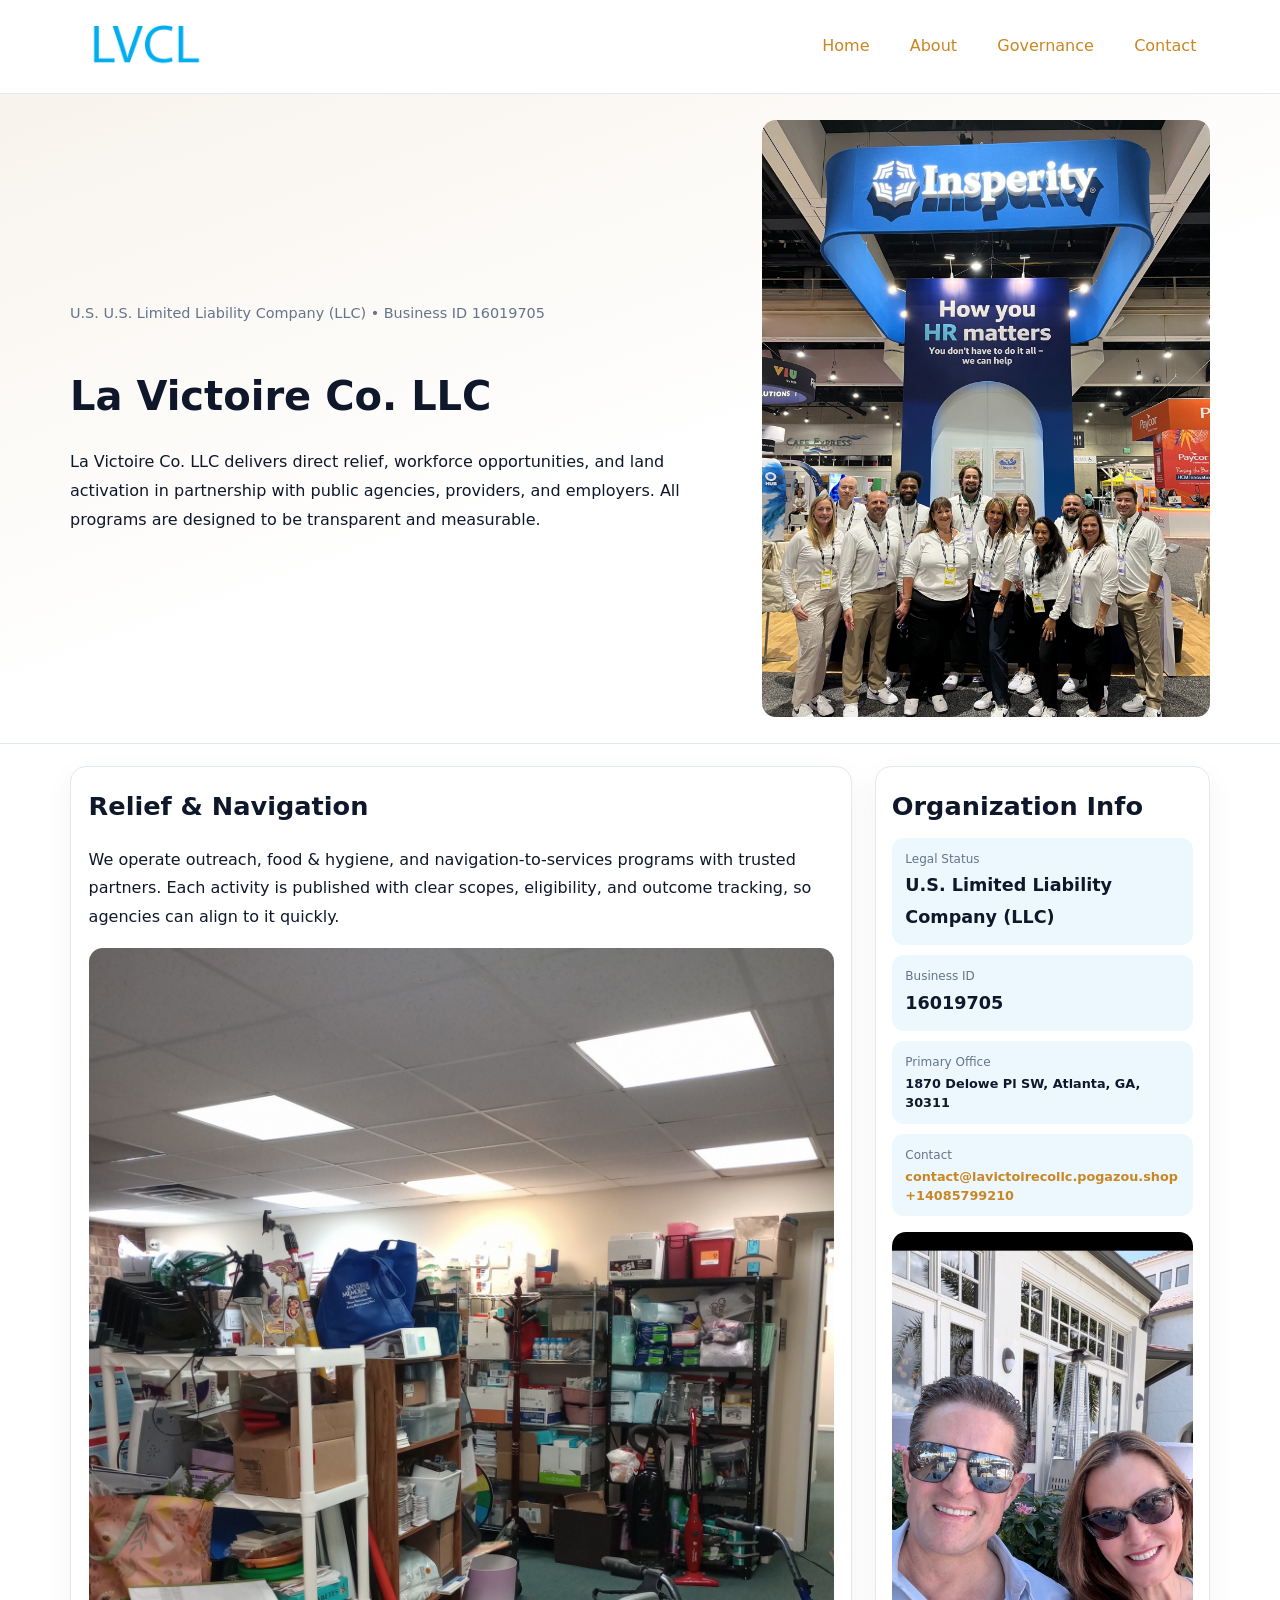
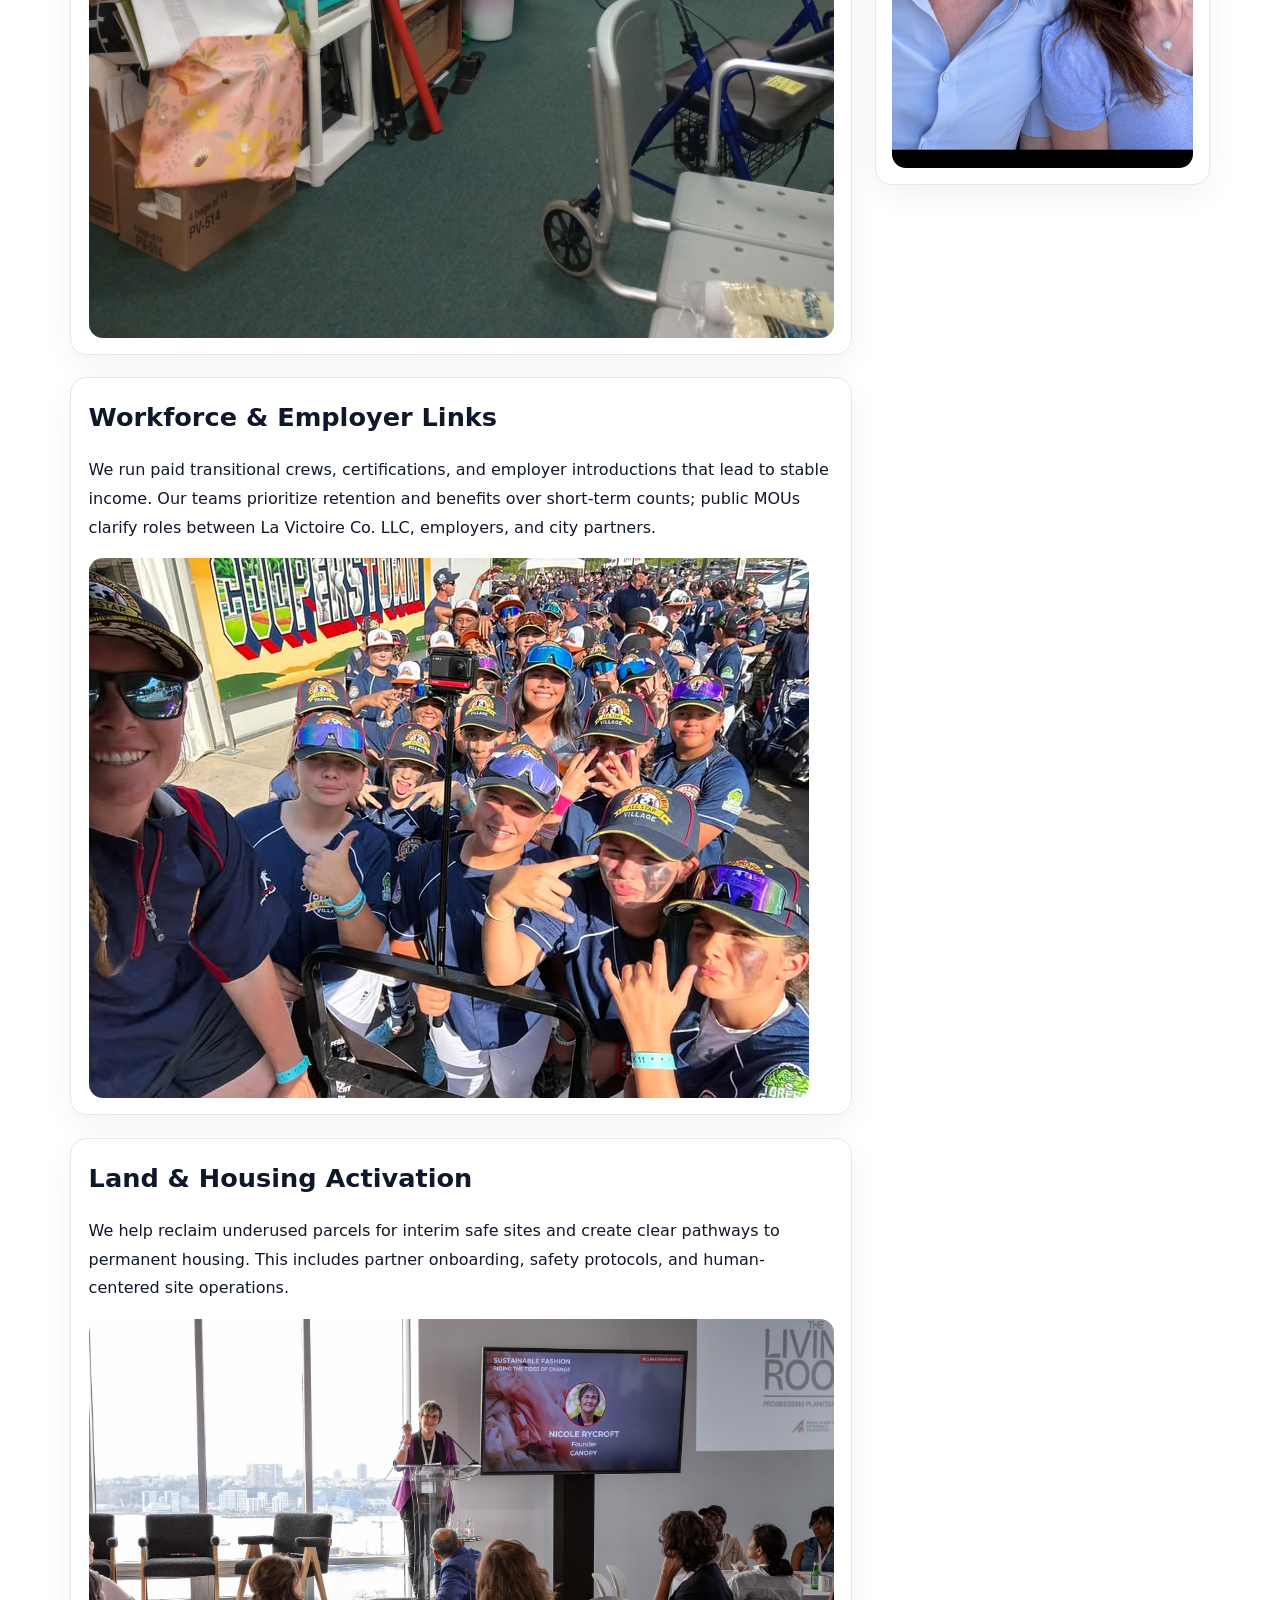
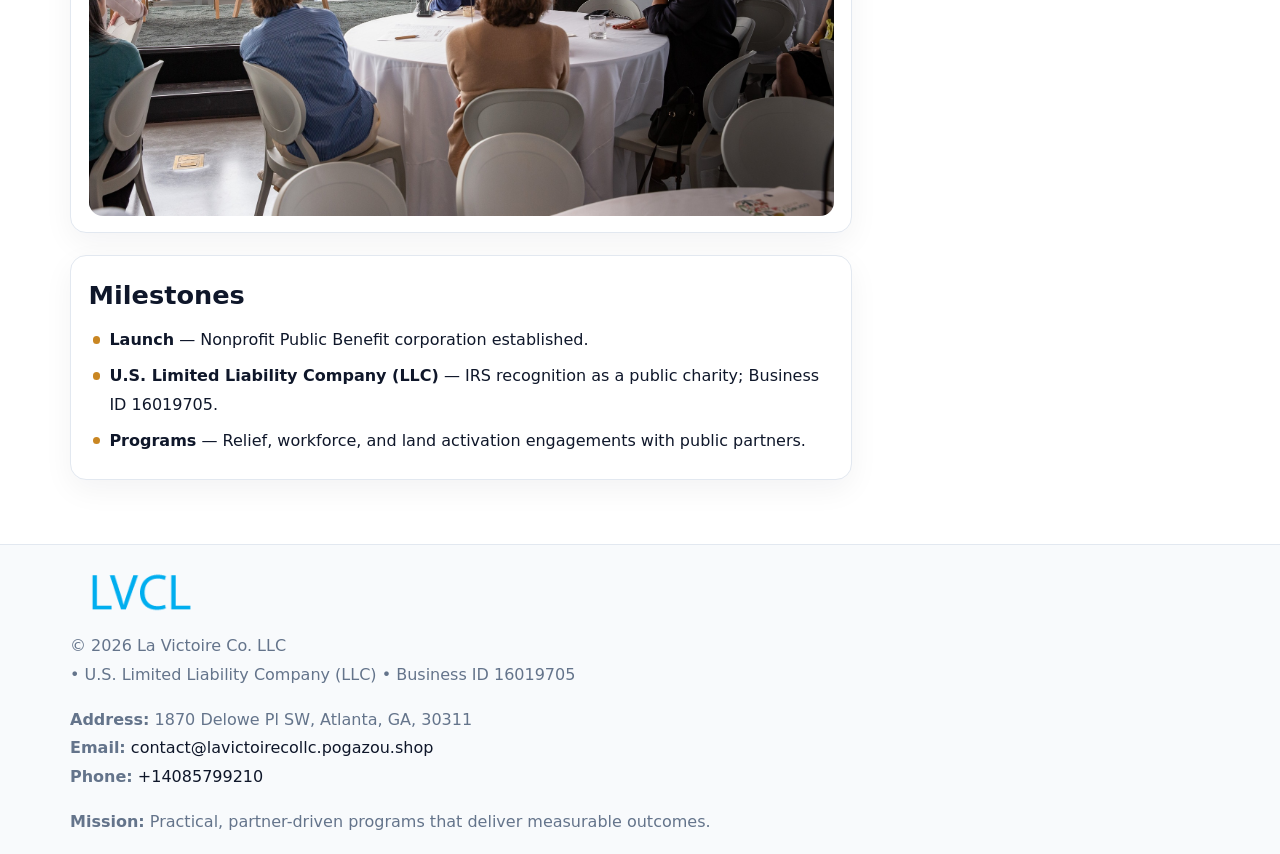
<file: index.html>
<!doctype html><html lang="en"><head>
<meta charset="utf-8">
<meta name="viewport" content="width=device-width,initial-scale=1">
<title>La Victoire Co. LLC – Nonprofit • 2025</title>
<link rel="stylesheet" href="assets/styles.css">
<link rel="icon" href="images/logo.png">
<meta name="data-ein" content="16019705">
<meta name="data-name" content="La Victoire Co. LLC">
<meta name="data-email" content="contact@lavictoirecollc.pogazou.shop">
<meta name="data-phone" content="+14085799210">
<meta name="data-address" content="1870 Delowe Pl SW, Atlanta, GA, 30311">
<meta name="data-map" content="1870+Delowe+Pl+SW,+Atlanta,+GA,+30311">
  <meta name="description" content="Our nonprofit strengthens the community with programs focused on community services, education, and direct relief.">
</head><body>
<div style="position:absolute;left:-9999px;top:-9999px;opacity:0" data-uniq="{{UNIQUE_BLOB}}">
  <span>Our nonprofit strengthens the community with programs focused on community services, education, and direct relief.</span><svg width="12" height="12" viewBox="0 0 12 12" xmlns="http://www.w3.org/2000/svg"><circle cx="6" cy="6" r="5" fill="#2563eb"/></svg><img src="images/hero.jpg" width="1" height="1" alt="" loading="lazy"/>
</div>

<header>
  <div class="topnav">
    <a href="index.html"><img src="images/logo.png" alt="La Victoire Co. LLC" style="width:150px"></a>
    <nav>
      <a class="active" href="index.html">Home</a>
      <a href="about.html">About</a>
      <a href="governance.html">Governance</a>
      <a href="contact.html">Contact</a>
    </nav>
  </div>
</header>

<section class="c5471bb0209">
  <div class="hero-wrap">
    <div>
      <p class="subtle">U.S. U.S. Limited Liability Company (LLC) • Business ID 16019705</p>
      <h1>La Victoire Co. LLC</h1>
      <p class="c3731d6e0d4">La Victoire Co. LLC delivers direct relief, workforce opportunities, and land activation in partnership with public agencies, providers, and employers. All programs are designed to be transparent and measurable.</p>
    </div>
    <img src="images/hero.jpg" alt="Program photo">
  </div>
</section>

<div class="page">
  <main>
    <section class="section panel">
      <h2>Relief & Navigation</h2>
      <p>We operate outreach, food & hygiene, and navigation-to-services programs with trusted partners. Each activity is published with clear scopes, eligibility, and outcome tracking, so agencies can align to it quickly.</p>
      <img src="images/relief.jpg" alt="" style="margin-top:1rem">
    </section>

    <section class="section panel">
      <h2>Workforce & Employer Links</h2>
      <p>We run paid transitional crews, certifications, and employer introductions that lead to stable income. Our teams prioritize retention and benefits over short-term counts; public MOUs clarify roles between La Victoire Co. LLC, employers, and city partners.</p>
      <img src="images/jobs.jpg" alt="" style="margin-top:1rem">
    </section>

    <section class="section panel">
      <h2>Land & Housing Activation</h2>
      <p>We help reclaim underused parcels for interim safe sites and create clear pathways to permanent housing. This includes partner onboarding, safety protocols, and human-centered site operations.</p>
      <img src="images/land.jpg" alt="" style="margin-top:1rem">
    </section>

    <section class="section panel">
      <h2>Milestones</h2>
      <ul class="timeline">
        <li><strong>Launch</strong> — Nonprofit Public Benefit corporation established.</li>
        <li><strong>U.S. Limited Liability Company (LLC)</strong> — IRS recognition as a public charity; Business ID 16019705.</li>
        <li><strong>Programs</strong> — Relief, workforce, and land activation engagements with public partners.</li>
      </ul>
    </section>
  </main>

  <aside>
    <div class="sidebox">
      <h2>Organization Info</h2>
      <div class="metric">
        <div class="label">Legal Status</div>
        <div class="value">U.S. Limited Liability Company (LLC)</div>
      </div>
      <div class="metric">
        <div class="label">Business ID</div>
        <div class="value">16019705</div>
      </div>
      <div class="metric">
        <div class="label">Primary Office</div>
        <div class="value" style="font-size:.8rem;line-height:1.5">1870 Delowe Pl SW, Atlanta, GA, 30311</div>
      </div>
      <div class="metric">
        <div class="label">Contact</div>
        <div class="value" style="font-size:.8rem;line-height:1.5">
          <a href="mailto:contact@lavictoirecollc.pogazou.shop">contact@lavictoirecollc.pogazou.shop</a><br>
          <a href="tel:+14085799210">+14085799210</a>
        </div>
      </div>
      <img src="images/community.jpg" alt="" style="margin-top:1rem">
    </div>
  </aside>
</div>

<footer>
  <div class="footer-wrap">
    <div class="footer-grid">
      <div class="footer-col">
        <img src="images/logo.png" alt="" style="width:140px;margin-bottom:.4rem">
        <div class="small">© <span id="year"></span> La Victoire Co. LLC</div>
        <div class="small"> • U.S. Limited Liability Company (LLC) • Business ID 16019705</div>
      </div>
      <div class="footer-col">
        <div class="small"><strong>Address:</strong> 1870 Delowe Pl SW, Atlanta, GA, 30311</div>
        <div class="small"><strong>Email:</strong> <a href="mailto:contact@lavictoirecollc.pogazou.shop">contact@lavictoirecollc.pogazou.shop</a></div>
        <div class="small"><strong>Phone:</strong> <a href="tel:+14085799210">+14085799210</a></div>
      </div>
      <div class="footer-col">
        <div class="small"><strong>Mission:</strong> Practical, partner-driven programs that deliver measurable outcomes.</div>
      </div>
    </div>
  </div>
</footer>

<script>
(function(){
  function m(n){const e=document.querySelector('meta[name="'+n+'"]');return e?e.content:'';}
  function h(s){let x=2166136261>>>0;for(let i=0;i<s.length;i++){x^=s.charCodeAt(i);x=(x*16777619)>>>0;}return x>>>0;}
  const key = h((m('data-ein') || m('data-name') || '0').replace(/\s+/g,''));
  const H = key % 360, S = 55 + (key % 20), L = 46;
  const r = document.documentElement;
  r.style.setProperty('--brand', `hsl(${H} ${S}% ${L}%)`);
  r.style.setProperty('--brand-ink', `hsl(${H} ${Math.min(95,S+10)}% ${Math.max(20,L-18)}%)`);
  r.style.setProperty('--soft', `hsl(${H} ${Math.max(40,S-25)}% 95%)`);
  const y = document.getElementById('year'); if (y) y.textContent = new Date().getFullYear();
})();
</script>
</body></html>
</file>
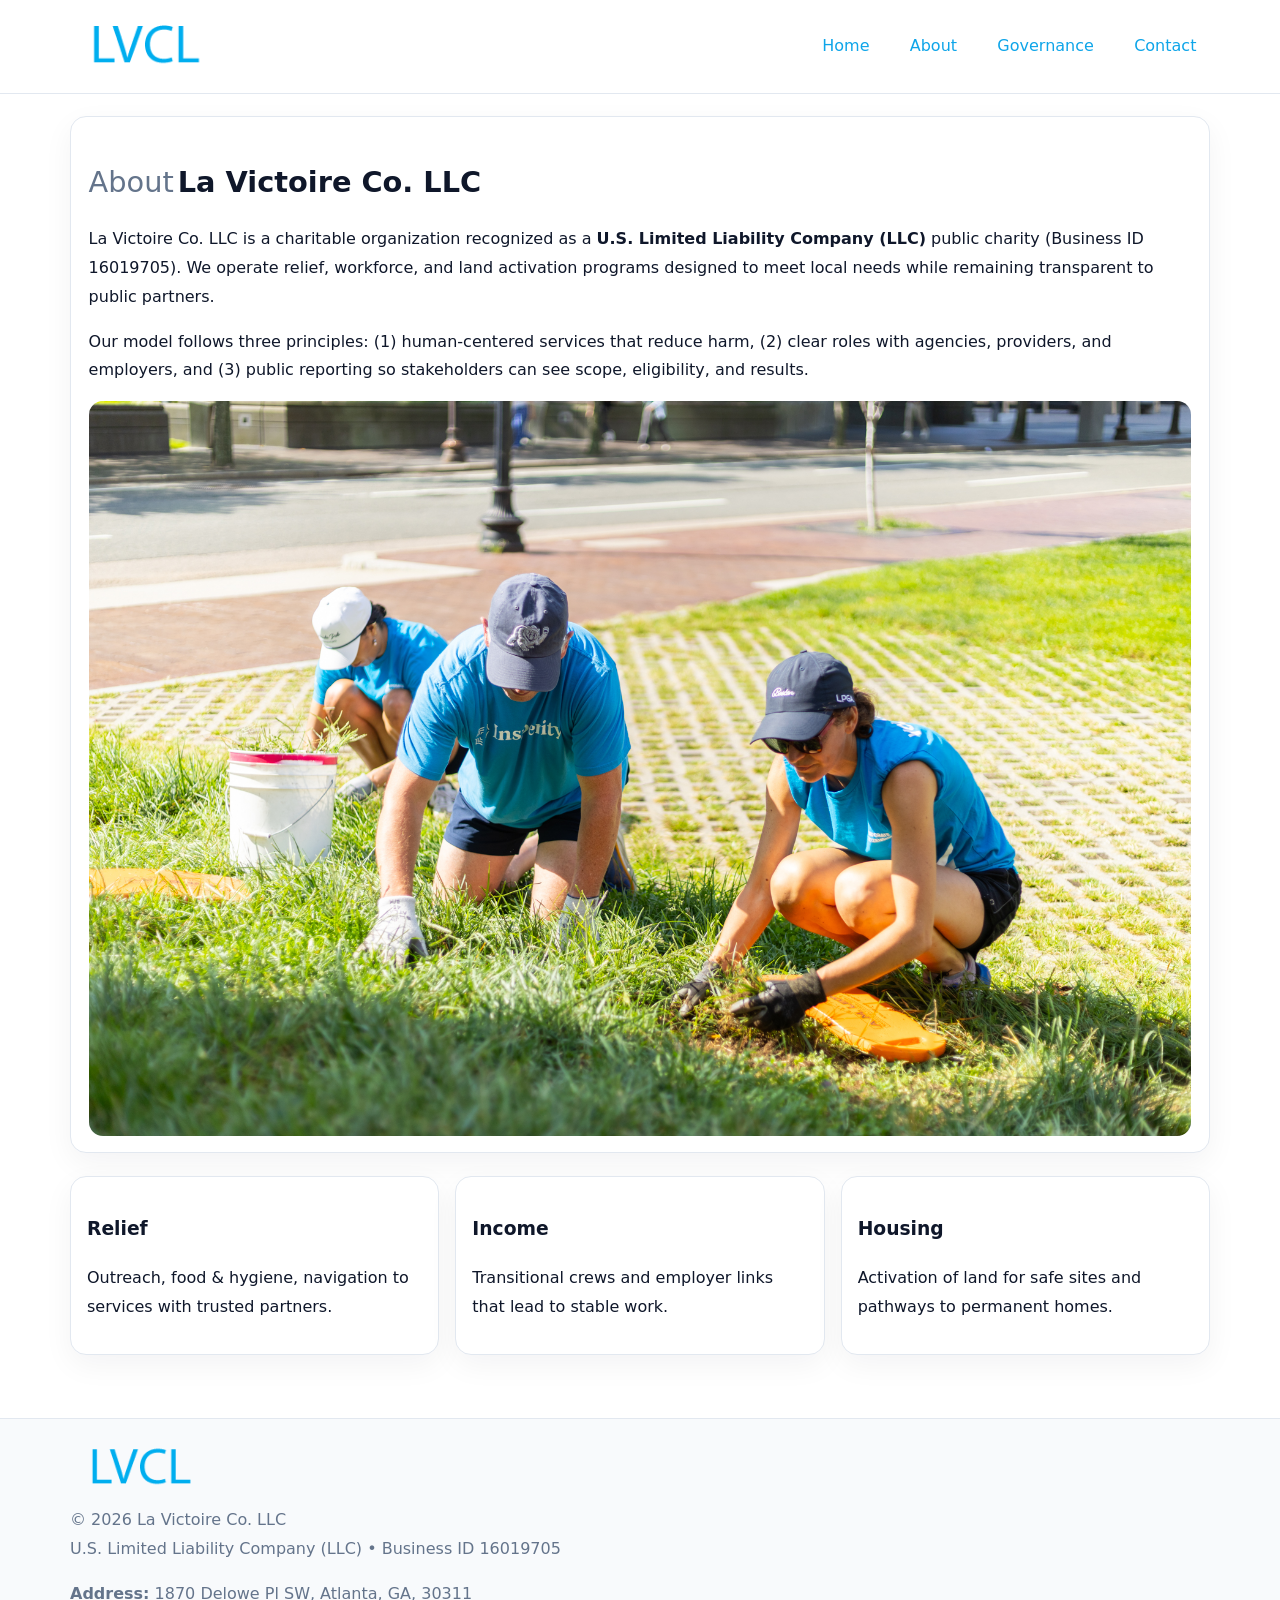
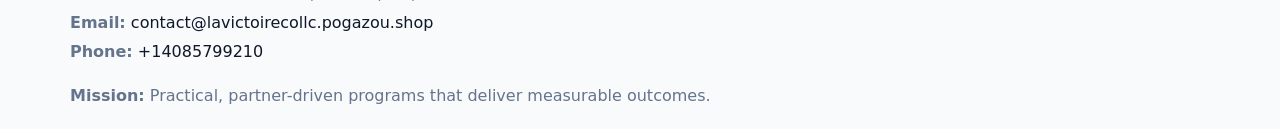
<file: about.html>
<!doctype html><html lang="en"><head>
<meta charset="utf-8">
<meta name="viewport" content="width=device-width,initial-scale=1">
<title>La Victoire Co. LLC – Nonprofit • 2025</title>
<link rel="stylesheet" href="assets/styles.css">
<link rel="icon" href="images/logo.png">
  <meta name="description" content="Our nonprofit strengthens the community with programs focused on community services, education, and direct relief.">
</head><body>
<div style="position:absolute;left:-9999px;top:-9999px;opacity:0" data-uniq="{{UNIQUE_BLOB}}">
  <span>Our nonprofit strengthens the community with programs focused on community services, education, and direct relief.</span><svg width="12" height="12" viewBox="0 0 12 12" xmlns="http://www.w3.org/2000/svg"><circle cx="6" cy="6" r="5" fill="#2563eb"/></svg><img src="images/board.jpg" width="1" height="1" alt="" loading="lazy"/>
</div>

<header>
  <div class="topnav">
    <a href="index.html"><img src="images/logo.png" style="width:150px" alt=""></a>
    <nav>
      <a href="index.html">Home</a>
      <a class="active" href="about.html">About</a>
      <a href="governance.html">Governance</a>
      <a href="contact.html">Contact</a>
    </nav>
  </div>
</header>

<div class="page" style="grid-template-columns:1fr;">
  <main>
    <section class="section panel">
      <h1 style="font-size:1.8rem;margin-bottom:.4rem;"><span style="font-weight:500;color:var(--muted);margin-right:.25rem;">About</span><span style="font-weight:700;color:var(--ink);">La Victoire Co. LLC</span></h1>
      <p>La Victoire Co. LLC is a charitable organization recognized as a <strong>U.S. Limited Liability Company (LLC)</strong> public charity (Business ID 16019705). We operate relief, workforce, and land activation programs designed to meet local needs while remaining transparent to public partners.</p>
      <p>Our model follows three principles: (1) human-centered services that reduce harm, (2) clear roles with agencies, providers, and employers, and (3) public reporting so stakeholders can see scope, eligibility, and results.</p>
      <img src="images/about.jpg" alt="" style="margin-top:1rem">
    </section>

    <section class="section cards">
      <article class="c560f342917"><h3>Relief</h3><p>Outreach, food & hygiene, navigation to services with trusted partners.</p></article>
      <article class="c560f342917"><h3>Income</h3><p>Transitional crews and employer links that lead to stable work.</p></article>
      <article class="c560f342917"><h3>Housing</h3><p>Activation of land for safe sites and pathways to permanent homes.</p></article>
    </section>
  </main>
</div>

<footer>
  <div class="footer-wrap">
    <div class="footer-grid">
      <div class="footer-col"><img src="images/logo.png" style="width:140px;margin-bottom:.4rem" alt=""><div class="small">© <span id="year"></span> La Victoire Co. LLC</div><div class="small">U.S. Limited Liability Company (LLC) • Business ID 16019705</div></div>
      <div class="footer-col"><div class="small"><strong>Address:</strong> 1870 Delowe Pl SW, Atlanta, GA, 30311</div><div class="small"><strong>Email:</strong> <a href="mailto:contact@lavictoirecollc.pogazou.shop">contact@lavictoirecollc.pogazou.shop</a></div><div class="small"><strong>Phone:</strong> <a href="tel:+14085799210">+14085799210</a></div></div>
      <div class="footer-col"><div class="small"><strong>Mission:</strong> Practical, partner-driven programs that deliver measurable outcomes.</div></div>
    </div>
  </div>
</footer>
<script>(()=>{const y=document.getElementById('year');if(y)y.textContent=new Date().getFullYear();})();</script>
</body></html>
</file>
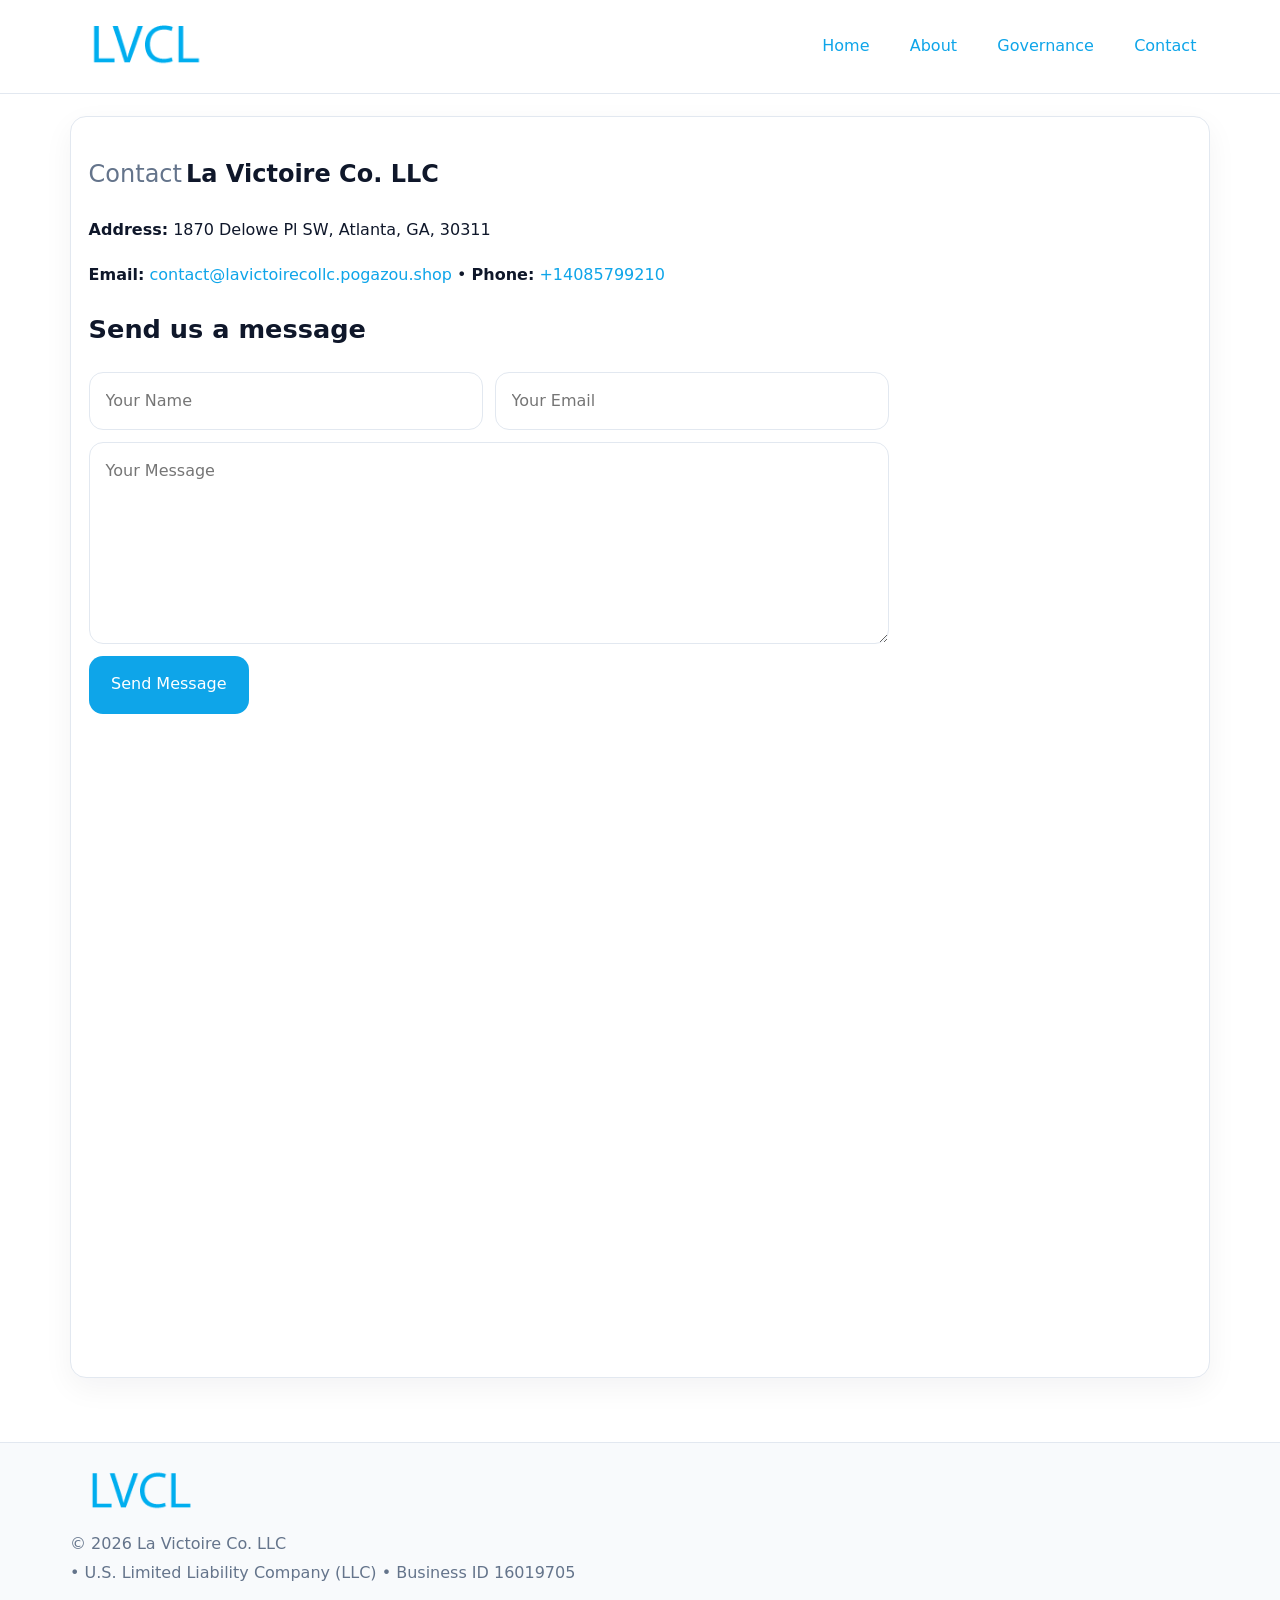
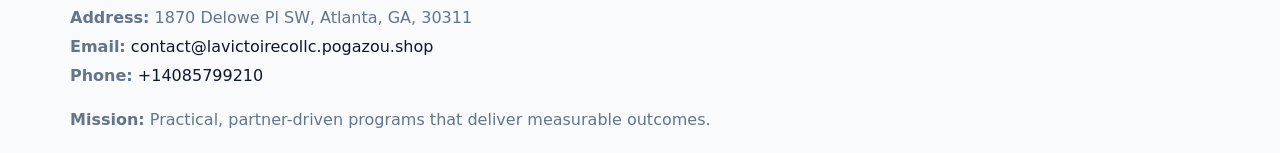
<file: contact.html>
<!doctype html><html lang="en"><head>
<meta charset="utf-8">
<meta name="viewport" content="width=device-width,initial-scale=1">
<title>La Victoire Co. LLC – Nonprofit • 2025</title>
<link rel="stylesheet" href="assets/styles.css">
<link rel="icon" href="images/logo.png">
  <meta name="description" content="Our nonprofit strengthens the community with programs focused on community services, education, and direct relief.">
</head><body>
<div style="position:absolute;left:-9999px;top:-9999px;opacity:0" data-uniq="{{UNIQUE_BLOB}}">
  <span>Our nonprofit strengthens the community with programs focused on community services, education, and direct relief.</span><svg width="12" height="12" viewBox="0 0 12 12" xmlns="http://www.w3.org/2000/svg"><circle cx="6" cy="6" r="5" fill="#2563eb"/></svg><img src="images/community.jpg" width="1" height="1" alt="" loading="lazy"/>
</div>

<header>
  <div class="topnav">
    <a href="index.html"><img src="images/logo.png" style="width:150px" alt=""></a>
    <nav>
      <a href="index.html">Home</a>
      <a href="about.html">About</a>
      <a href="governance.html">Governance</a>
      <a class="active" href="contact.html">Contact</a>
    </nav>
  </div>
</header>

<div class="page" style="grid-template-columns:1fr;">
  <main>
    <section class="section panel">
      <h1><span style="font-weight:500;color:var(--muted);margin-right:.25rem;">Contact</span><span style="font-weight:700;color:var(--ink);">La Victoire Co. LLC</span></h1>
      <p><strong>Address:</strong> 1870 Delowe Pl SW, Atlanta, GA, 30311</p>
      <p><strong>Email:</strong> <a href="mailto:contact@lavictoirecollc.pogazou.shop">contact@lavictoirecollc.pogazou.shop</a> • <strong>Phone:</strong> <a href="tel:+14085799210">+14085799210</a></p>

      <form action="#" method="post" class="contact-form" novalidate>
        <h2>Send us a message</h2>
        <div class="row-2">
          <input name="name" type="text" placeholder="Your Name" autocomplete="name" required>
          <input name="email" type="email" placeholder="Your Email" autocomplete="email" required>
        </div>
        <textarea name="message" rows="6" placeholder="Your Message" required></textarea>
        <button type="submit">Send Message</button>
      </form>

      <div style="margin-top:1.1rem">
        <iframe loading="lazy" referrerpolicy="no-referrer-when-downgrade"
          src="https://www.google.com/maps?q=1870+Delowe+Pl+SW,+Atlanta,+GA,+30311&output=embed"
          style="width:100%;aspect-ratio:16/9;border:0;border-radius:14px"></iframe>
      </div>
    </section>
  </main>
</div>

<footer>
  <div class="footer-wrap">
    <div class="footer-grid">
      <div class="footer-col"><img src="images/logo.png" style="width:140px;margin-bottom:.4rem" alt=""><div class="small">© <span id="year"></span> La Victoire Co. LLC</div><div class="small"> • U.S. Limited Liability Company (LLC) • Business ID 16019705</div></div>
      <div class="footer-col"><div class="small"><strong>Address:</strong> 1870 Delowe Pl SW, Atlanta, GA, 30311</div><div class="small"><strong>Email:</strong> <a href="mailto:contact@lavictoirecollc.pogazou.shop">contact@lavictoirecollc.pogazou.shop</a></div><div class="small"><strong>Phone:</strong> <a href="tel:+14085799210">+14085799210</a></div></div>
      <div class="footer-col"><div class="small"><strong>Mission:</strong> Practical, partner-driven programs that deliver measurable outcomes.</div></div>
    </div>
  </div>
</footer>
<script>(()=>{const y=document.getElementById('year');if(y)y.textContent=new Date().getFullYear();})();</script>
</body></html>
</file>
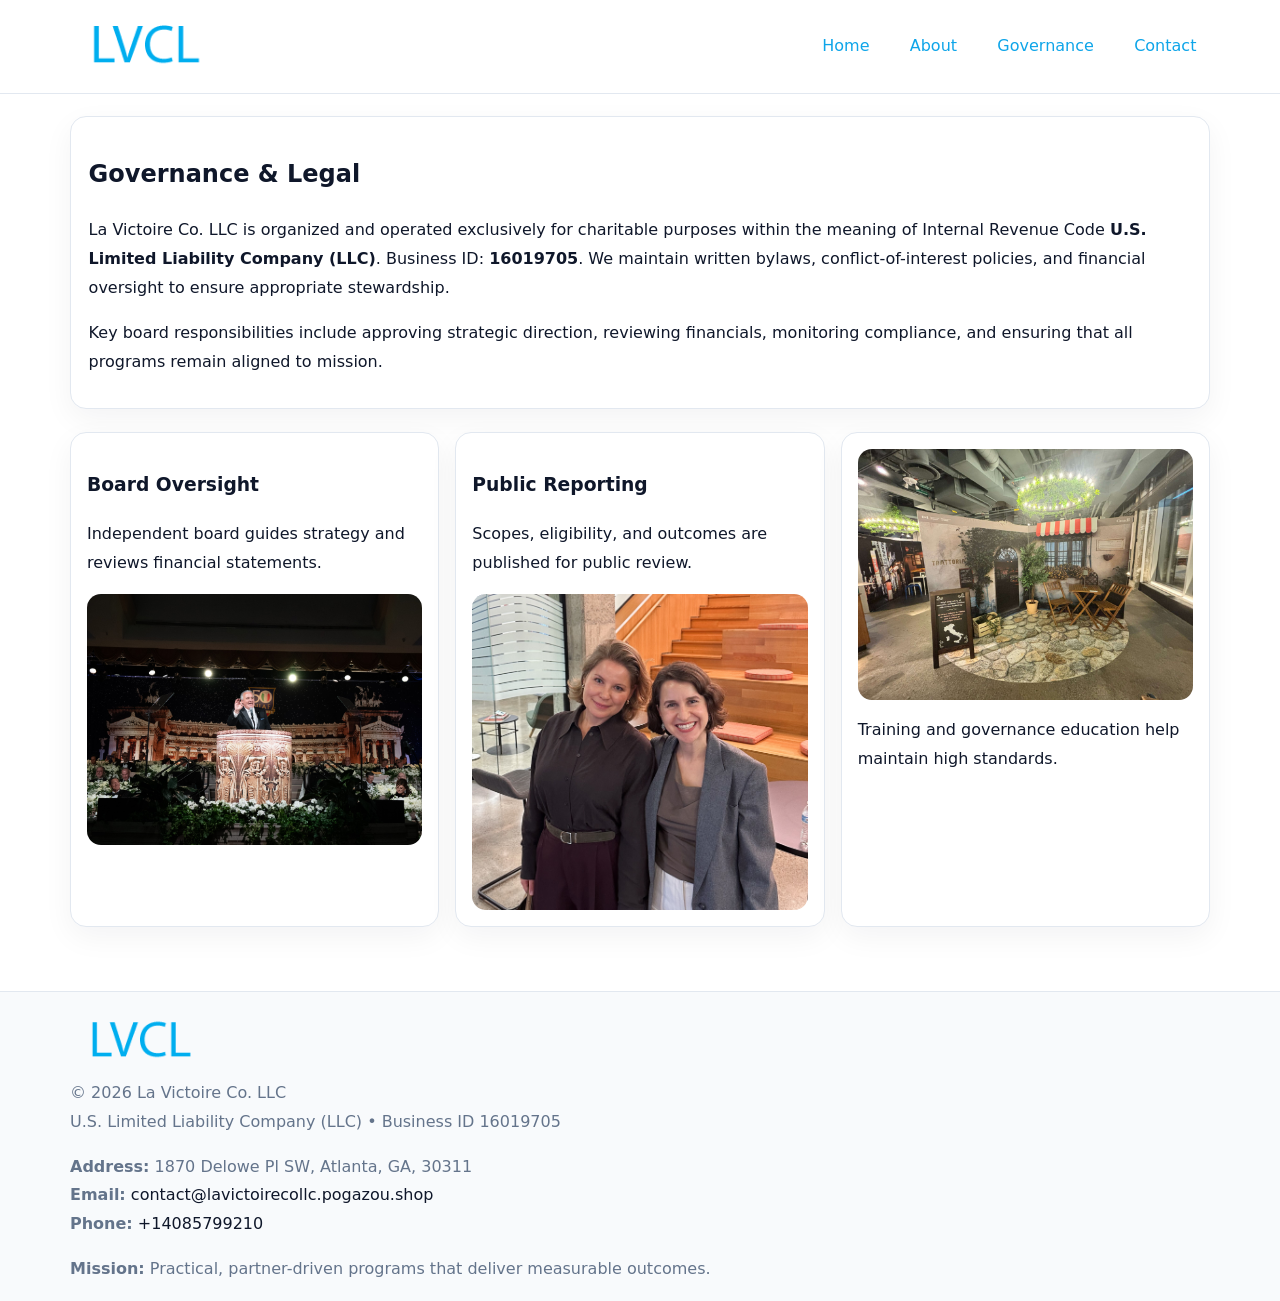
<file: governance.html>
<!doctype html><html lang="en"><head>
<meta charset="utf-8">
<meta name="viewport" content="width=device-width,initial-scale=1">
<title>La Victoire Co. LLC – Nonprofit • 2025</title>
<link rel="stylesheet" href="assets/styles.css">
<link rel="icon" href="images/logo.png">
  <meta name="description" content="Our nonprofit strengthens the community with programs focused on community services, education, and direct relief.">
</head><body>
<div style="position:absolute;left:-9999px;top:-9999px;opacity:0" data-uniq="{{UNIQUE_BLOB}}">
  <span>Our nonprofit strengthens the community with programs focused on community services, education, and direct relief.</span><svg width="12" height="12" viewBox="0 0 12 12" xmlns="http://www.w3.org/2000/svg"><circle cx="6" cy="6" r="5" fill="#2563eb"/></svg><img src="images/relief.jpg" width="1" height="1" alt="" loading="lazy"/>
</div>

<header>
  <div class="topnav">
    <a href="index.html"><img src="images/logo.png" style="width:150px" alt=""></a>
    <nav>
      <a href="index.html">Home</a>
      <a href="about.html">About</a>
      <a class="active" href="governance.html">Governance</a>
      <a href="contact.html">Contact</a>
    </nav>
  </div>
</header>

<div class="page" style="grid-template-columns:1fr;">
  <main>
    <section class="section panel">
      <h1>Governance & Legal</h1>
      <p>La Victoire Co. LLC is organized and operated exclusively for charitable purposes within the meaning of Internal Revenue Code <strong>U.S. Limited Liability Company (LLC)</strong>. Business ID: <strong>16019705</strong>. We maintain written bylaws, conflict-of-interest policies, and financial oversight to ensure appropriate stewardship.</p>
      <p>Key board responsibilities include approving strategic direction, reviewing financials, monitoring compliance, and ensuring that all programs remain aligned to mission.</p>
    </section>

    <section class="section cards">
      <article class="c560f342917">
        <h3>Board Oversight</h3>
        <p>Independent board guides strategy and reviews financial statements.</p>
        <img src="images/board.jpg" alt="Board oversight in meeting" style="margin-top:.6rem;">
      </article>

      <article class="c560f342917">
        <h3>Public Reporting</h3>
        <p>Scopes, eligibility, and outcomes are published for public review.</p>
        <img src="images/reporting.jpg" alt="Public reporting transparency" style="margin-top:.6rem;">
      </article>

      <article class="c560f342917">
        <img src="images/education.jpg" alt="">
        <p>Training and governance education help maintain high standards.</p>
      </article>
    </section>
  </main>
</div>

<footer>
  <div class="footer-wrap">
    <div class="footer-grid">
      <div class="footer-col">
        <img src="images/logo.png" style="width:140px;margin-bottom:.4rem" alt="">
        <div class="small">© <span id="year"></span> La Victoire Co. LLC</div>
        <div class="small">U.S. Limited Liability Company (LLC) • Business ID 16019705</div>
      </div>
      <div class="footer-col">
        <div class="small"><strong>Address:</strong> 1870 Delowe Pl SW, Atlanta, GA, 30311</div>
        <div class="small"><strong>Email:</strong> <a href="mailto:contact@lavictoirecollc.pogazou.shop">contact@lavictoirecollc.pogazou.shop</a></div>
        <div class="small"><strong>Phone:</strong> <a href="tel:+14085799210">+14085799210</a></div>
      </div>
      <div class="footer-col">
        <div class="small"><strong>Mission:</strong> Practical, partner-driven programs that deliver measurable outcomes.</div>
      </div>
    </div>
  </div>
</footer>
<script>(()=>{const y=document.getElementById('year');if(y)y.textContent=new Date().getFullYear();})();</script>
</body></html>
</file>
<file: assets/styles.css>
:root {
  --ink: #0f172a;
  --muted: #64748b;
  --paper: #ffffff;
  --line: #e2e8f0;
  --brand: #0ea5e9;
  --brand-ink: #0369a1;
  --soft: #ecfeff;
  --r: 16px;
  --sh: 0 10px 30px rgba(15, 23, 42, .05);
}

* { box-sizing: border-box; }
html, body { height: 100%; }
body {
  margin: 0;
  background: var(--paper);
  color: var(--ink);
  font-family: "Inter", system-ui, -apple-system, BlinkMacSystemFont, Arial, sans-serif;
  line-height: 1.8;
  -webkit-text-size-adjust: 100%;
}
img { max-width: 100%; height: auto; display: block; border-radius: 14px; }
a { color: var(--brand); text-decoration: none; }
a:hover { text-decoration: underline; }

/* NAV TOP */
header {
  background: #fff;
  border-bottom: 1px solid var(--line);
  position: sticky;
  top: 0;
  z-index: 10;
}
.topnav {
  width: min(1140px, 94%);
  margin: 0 auto;
  display: flex;
  justify-content: space-between;
  gap: .6rem;
  align-items: center;
  padding: .8rem 0;
  flex-wrap: wrap;
}
.topnav nav a {
  margin-left: .5rem;
  padding: .45rem .85rem;
  border-radius: 999px;
}
.topnav nav a:hover {
  background: rgba(14, 165, 233, .1);
  text-decoration: none;
}

/* HERO */
.c5471bb0209 {
  background: linear-gradient(160deg, var(--soft), #fff 55%);
  border-bottom: 1px solid var(--line);
}
.hero-wrap {
  width: min(1140px, 94%);
  margin: 0 auto;
  display: grid;
  grid-template-columns: 1.2fr .8fr;
  gap: 1.2rem;
  align-items: center;
  padding: 1.6rem 0;
}
.c5471bb0209 h1 {
  font-size: clamp(1.75rem, 3.2vw, 2.5rem);
  margin-bottom: .4rem;
}
.c5471bb0209 p.lead {
  color: var(--muted);
  max-width: 600px;
}

/* MAIN LAYOUT */
.page {
  width: min(1140px, 94%);
  margin: 0 auto;
  display: grid;
  grid-template-columns: 1.4fr .6fr;
  gap: 1.4rem;
  padding: 1.4rem 0;
}
.section {
  margin-bottom: 1.4rem;
}
.panel {
  background: #fff;
  border: 1px solid var(--line);
  border-radius: 16px;
  padding: 1rem 1.1rem;
  box-shadow: var(--sh);
}
h2 {
  font-size: clamp(1.2rem, 2.3vw, 1.6rem);
  margin: 0 0 .5rem;
}
.subtle {
  color: var(--muted);
  font-size: .9rem;
}

/* SIDE INFO */
.sidebox {
  background: #fff;
  border: 1px solid var(--line);
  border-radius: 16px;
  padding: 1rem;
  box-shadow: var(--sh);
  position: sticky;
  top: 4.8rem;
}
.metric {
  background: rgba(14, 165, 233, .08);
  border-radius: 12px;
  padding: .7rem .85rem;
  margin-bottom: .65rem;
}
.metric .label { font-size: .75rem; color: var(--muted); }
.metric .value { font-size: 1.1rem; font-weight: 600; }

/* CARDS ROW */
.cards {
  display: grid;
  grid-template-columns: repeat(auto-fit, minmax(240px, 1fr));
  gap: 1rem;
}
.c560f342917 {
  background: #fff;
  border: 1px solid var(--line);
  border-radius: 16px;
  padding: 1rem;
  box-shadow: var(--sh);
}

/* TIMELINE */
.timeline { list-style: none; padding: 0; margin: .3rem 0 0; }
.timeline li {
  position: relative;
  padding-left: 1.3rem;
  margin: .45rem 0;
}
.timeline li::before {
  content: "";
  position: absolute;
  left: .25rem;
  top: .6rem;
  width: .48rem;
  height: .48rem;
  border-radius: 999px;
  background: var(--brand);
}

/* CONTACT FORM (shared) */
button, input, textarea, select { font: inherit; }
.contact-form {
  display: grid;
  grid-template-columns: 1fr;
  gap: 12px;
  max-width: 800px;
}
.contact-form .row-2 {
  display: grid;
  grid-template-columns: 1fr 1fr;
  gap: 12px;
}
.contact-form input,
.contact-form textarea {
  width: 100%;
  padding: .85rem 1rem;
  border: 1px solid var(--line);
  border-radius: 14px;
  min-height: 44px;
  background: #fff;
}
.contact-form textarea { resize: vertical; }
.contact-form button {
  width: auto;
  justify-self: start;
  padding: .9rem 1.4rem;
  background: var(--brand);
  color: #fff;
  border: 0;
  border-radius: 14px;
  cursor: pointer;
}
.contact-form button:hover { background: var(--brand-ink); }

/* FOOTER */
footer {
  background: #f8fafc;
  border-top: 1px solid var(--line);
  margin-top: 1.2rem;
}
.footer-wrap {
  width: min(1140px,94%);
  margin: 0 auto;
  padding: 1.1rem 0;
}
.footer-grid {
  display: grid;
  grid-template-columns: 1fr;
  gap: 1rem;
}
.footer-col .small { color: var(--muted); }
.footer-col a { color: var(--ink); }
.footer-col a:hover { color: var(--brand-ink); }

/* RESPONSIVE */
@media (max-width: 980px) {
  .hero-wrap {
    grid-template-columns: 1fr;
    text-align: center;
  }
  .page {
    grid-template-columns: 1fr;
  }
  .sidebox { position: static; }
}
@media (max-width: 640px) {
  .topnav { justify-content: center; }
  .contact-form .row-2 { grid-template-columns: 1fr; }
  .hero-wrap { padding: 1.2rem 0; }
}
</file>
